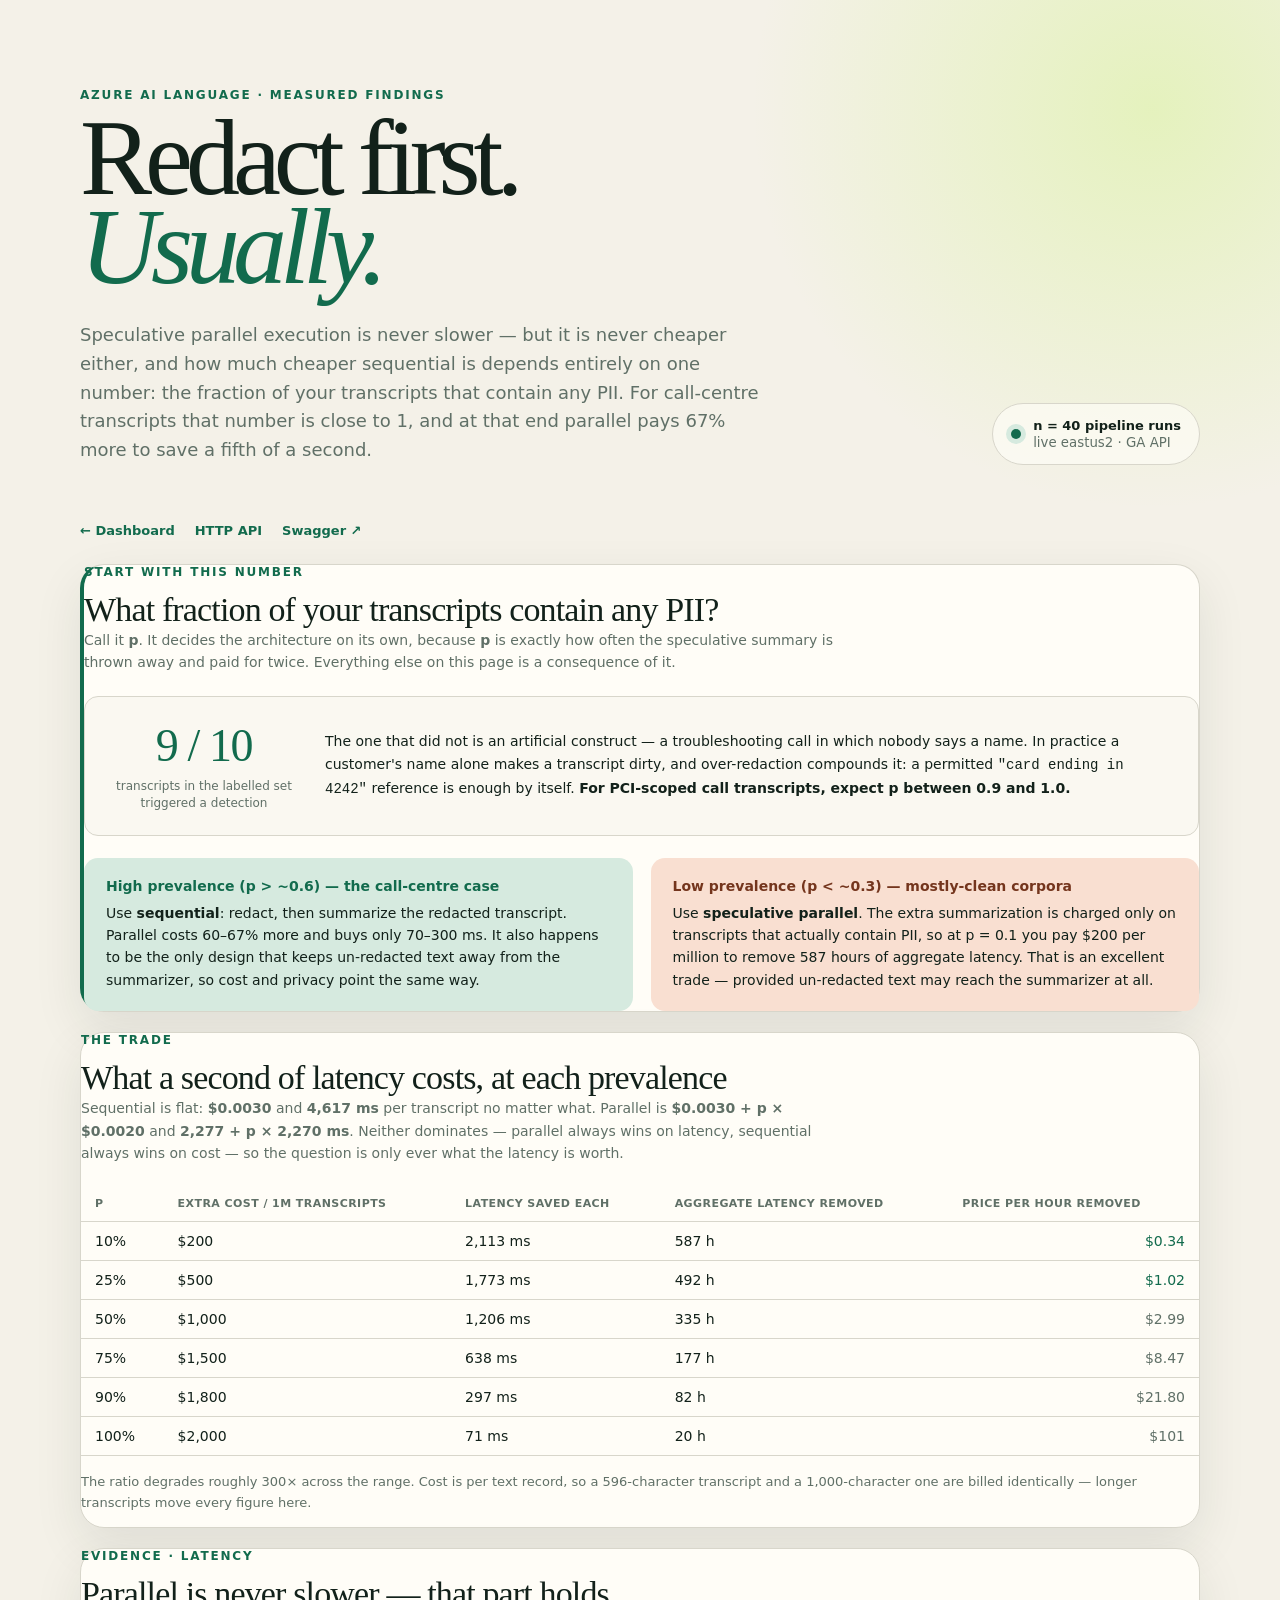
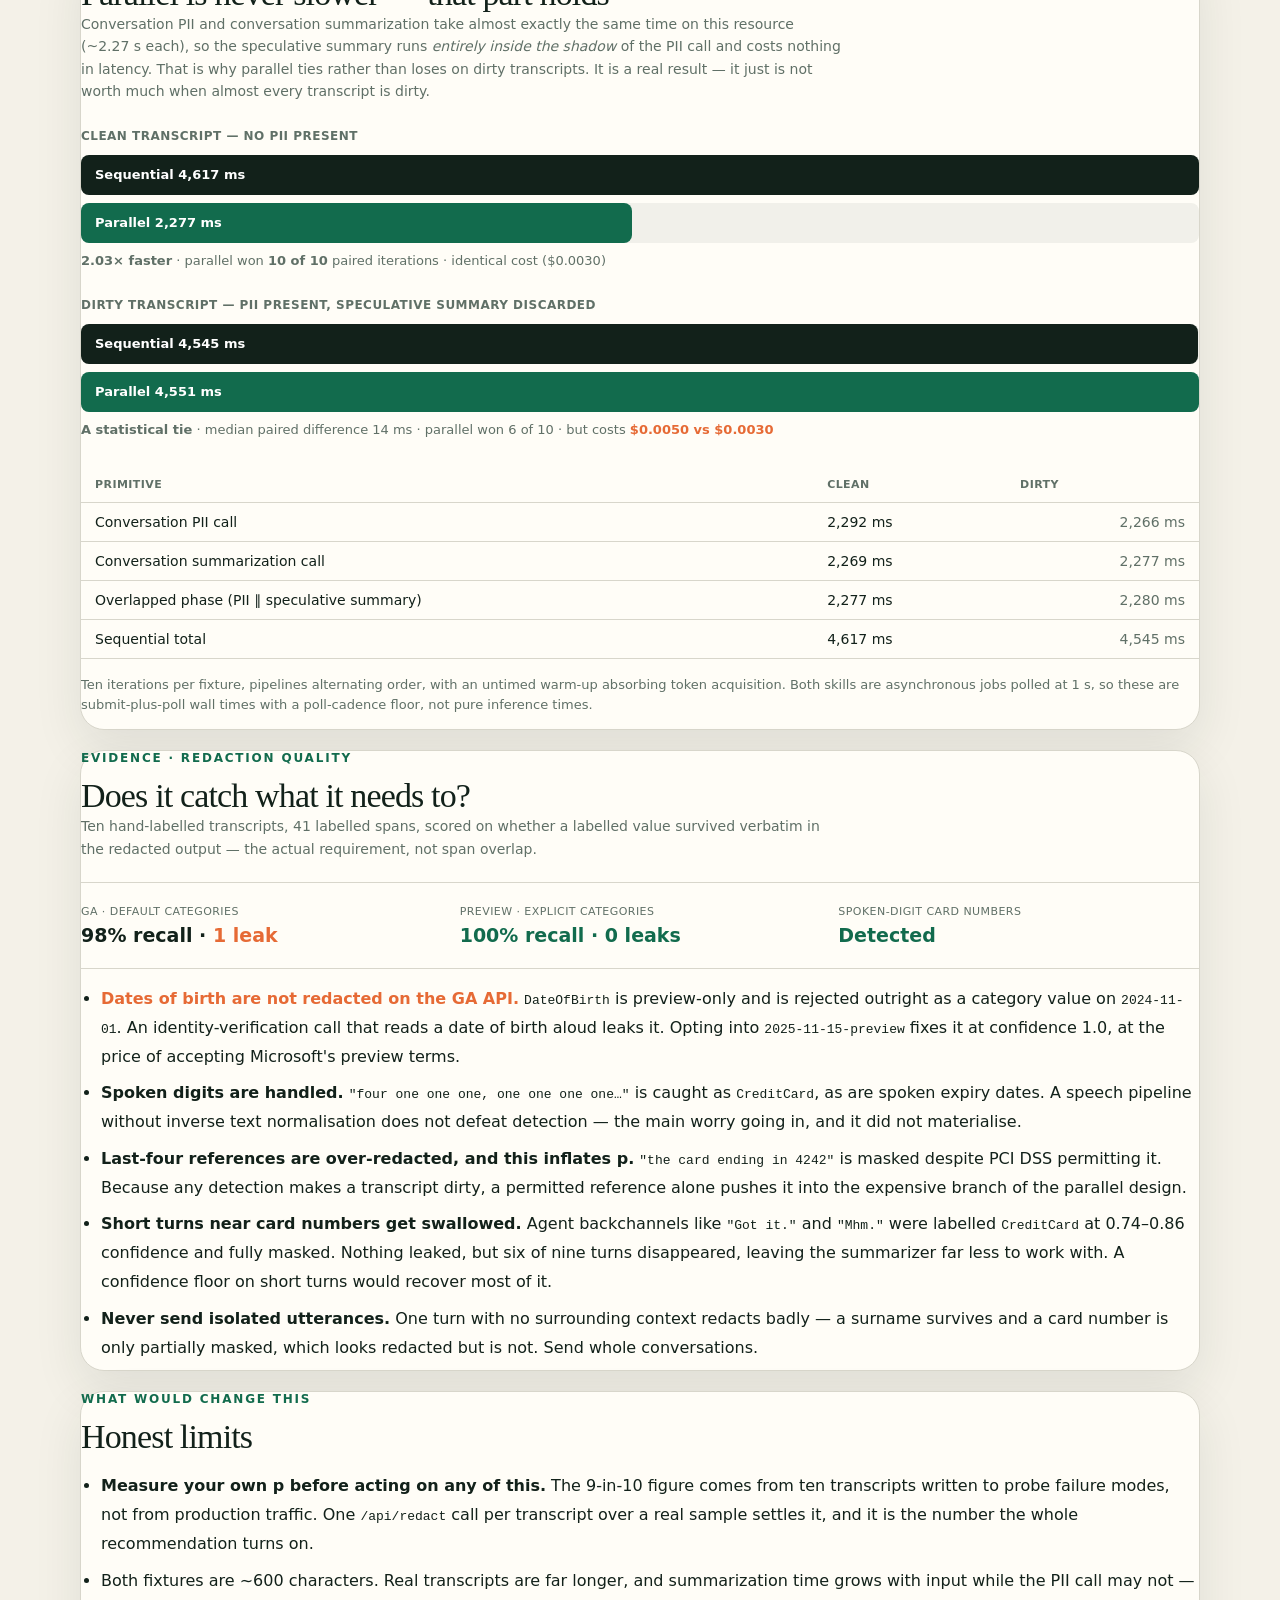
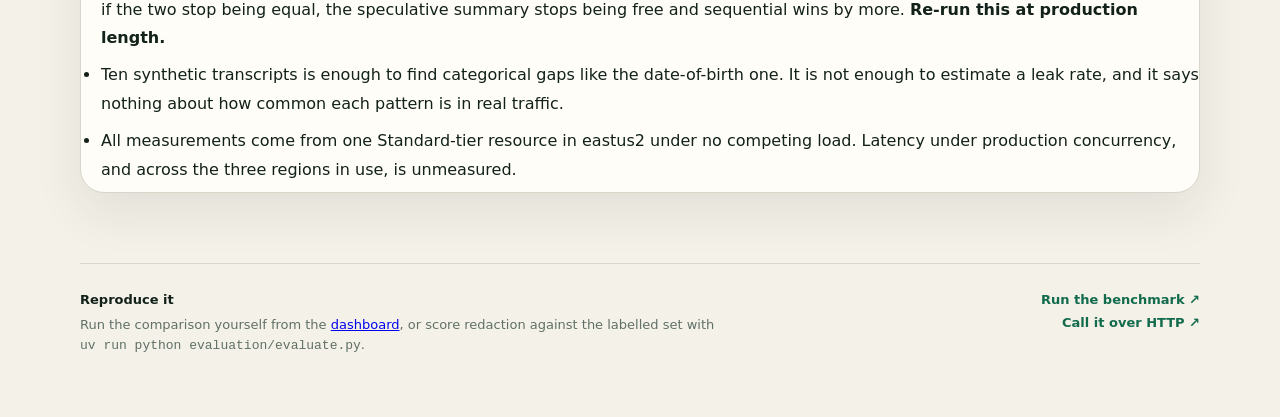
<file: static/analysis.html>
<!doctype html>
<html lang="en">
<head>
  <meta charset="utf-8">
  <meta name="viewport" content="width=device-width, initial-scale=1">
  <title>Findings · PII Pipeline Lab</title>
  <link rel="stylesheet" href="/static/styles.css">
</head>
<body>
  <main>
    <header class="hero">
      <div>
        <p class="eyebrow">Azure AI Language · Measured findings</p>
        <h1>Redact first.<br><span>Usually.</span></h1>
        <p class="lede">Speculative parallel execution is never slower — but it is never cheaper either, and how much cheaper sequential is depends entirely on one number: the fraction of your transcripts that contain any PII. For call-centre transcripts that number is close to 1, and at that end parallel pays 67% more to save a fifth of a second.</p>
      </div>
      <div class="hero-badge">
        <span class="pulse"></span>
        <div><strong>n = 40 pipeline runs</strong><small>live eastus2 · GA API</small></div>
      </div>
    </header>

    <nav class="page-nav">
      <a href="/">← Dashboard</a>
      <a href="/api-docs">HTTP API</a>
      <a href="/docs" target="_blank" rel="noreferrer">Swagger ↗</a>
    </nav>

    <section class="panel verdict-panel">
      <p class="step">START WITH THIS NUMBER</p>
      <h2>What fraction of your transcripts contain any PII?</h2>
      <p class="projection-lede">Call it <b>p</b>. It decides the architecture on its own, because <b>p</b> is exactly how often the speculative summary is thrown away and paid for twice. Everything else on this page is a consequence of it.</p>

      <div class="prevalence-callout">
        <div class="prevalence-figure"><strong>9 / 10</strong><span>transcripts in the labelled set triggered a detection</span></div>
        <p>The one that did not is an artificial construct — a troubleshooting call in which nobody says a name. In practice a customer's name alone makes a transcript dirty, and over-redaction compounds it: a permitted <code>"card ending in 4242"</code> reference is enough by itself. <b>For PCI-scoped call transcripts, expect p between 0.9 and 1.0.</b></p>
      </div>

      <div class="verdict-grid">
        <div class="verdict yes">
          <strong>High prevalence (p &gt; ~0.6) — the call-centre case</strong>
          <p>Use <b>sequential</b>: redact, then summarize the redacted transcript. Parallel costs 60–67% more and buys only 70–300&nbsp;ms. It also happens to be the only design that keeps un-redacted text away from the summarizer, so cost and privacy point the same way.</p>
        </div>
        <div class="verdict no">
          <strong>Low prevalence (p &lt; ~0.3) — mostly-clean corpora</strong>
          <p>Use <b>speculative parallel</b>. The extra summarization is charged only on transcripts that actually contain PII, so at p = 0.1 you pay $200 per million to remove 587 hours of aggregate latency. That is an excellent trade — provided un-redacted text may reach the summarizer at all.</p>
        </div>
      </div>
    </section>

    <section class="panel">
      <p class="step">THE TRADE</p>
      <h2>What a second of latency costs, at each prevalence</h2>
      <p class="projection-lede">Sequential is flat: <b>$0.0030</b> and <b>4,617&nbsp;ms</b> per transcript no matter what. Parallel is <b>$0.0030 + p × $0.0020</b> and <b>2,277 + p × 2,270&nbsp;ms</b>. Neither dominates — parallel always wins on latency, sequential always wins on cost — so the question is only ever what the latency is worth.</p>
      <div class="table-scroll">
        <table class="api-table">
          <thead><tr><th>p</th><th>Extra cost / 1M transcripts</th><th>Latency saved each</th><th>Aggregate latency removed</th><th>Price per hour removed</th></tr></thead>
          <tbody>
            <tr><td>10%</td><td>$200</td><td>2,113 ms</td><td>587 h</td><td class="good">$0.34</td></tr>
            <tr><td>25%</td><td>$500</td><td>1,773 ms</td><td>492 h</td><td class="good">$1.02</td></tr>
            <tr><td>50%</td><td>$1,000</td><td>1,206 ms</td><td>335 h</td><td>$2.99</td></tr>
            <tr><td>75%</td><td>$1,500</td><td>638 ms</td><td>177 h</td><td class="warn">$8.47</td></tr>
            <tr><td>90%</td><td>$1,800</td><td>297 ms</td><td>82 h</td><td class="warn">$21.80</td></tr>
            <tr><td>100%</td><td>$2,000</td><td>71 ms</td><td>20 h</td><td class="warn">$101</td></tr>
          </tbody>
        </table>
      </div>
      <p class="footnote">The ratio degrades roughly 300× across the range. Cost is per text record, so a 596-character transcript and a 1,000-character one are billed identically — longer transcripts move every figure here.</p>
    </section>

    <section class="panel">
      <p class="step">EVIDENCE · LATENCY</p>
      <h2>Parallel is never slower — that part holds</h2>
      <p class="projection-lede">Conversation PII and conversation summarization take almost exactly the same time on this resource (~2.27&nbsp;s each), so the speculative summary runs <em>entirely inside the shadow</em> of the PII call and costs nothing in latency. That is why parallel ties rather than loses on dirty transcripts. It is a real result — it just is not worth much when almost every transcript is dirty.</p>

      <div class="chart-block">
        <div class="chart-row-label">Clean transcript — no PII present</div>
        <div class="hbar"><div class="hbar-fill sequential" style="width:100%"><span>Sequential 4,617 ms</span></div></div>
        <div class="hbar"><div class="hbar-fill parallel" style="width:49.3%"><span>Parallel 2,277 ms</span></div></div>
        <p class="chart-note"><b>2.03× faster</b> · parallel won <b>10 of 10</b> paired iterations · identical cost ($0.0030)</p>
      </div>

      <div class="chart-block">
        <div class="chart-row-label">Dirty transcript — PII present, speculative summary discarded</div>
        <div class="hbar"><div class="hbar-fill sequential" style="width:99.9%"><span>Sequential 4,545 ms</span></div></div>
        <div class="hbar"><div class="hbar-fill parallel" style="width:100%"><span>Parallel 4,551 ms</span></div></div>
        <p class="chart-note"><b>A statistical tie</b> · median paired difference 14 ms · parallel won 6 of 10 · but costs <b class="warn">$0.0050 vs $0.0030</b></p>
      </div>

      <div class="table-scroll">
        <table class="api-table">
          <thead><tr><th>Primitive</th><th>Clean</th><th>Dirty</th></tr></thead>
          <tbody>
            <tr><td>Conversation PII call</td><td>2,292 ms</td><td>2,266 ms</td></tr>
            <tr><td>Conversation summarization call</td><td>2,269 ms</td><td>2,277 ms</td></tr>
            <tr><td>Overlapped phase (PII ∥ speculative summary)</td><td>2,277 ms</td><td>2,280 ms</td></tr>
            <tr><td>Sequential total</td><td>4,617 ms</td><td>4,545 ms</td></tr>
          </tbody>
        </table>
      </div>
      <p class="footnote">Ten iterations per fixture, pipelines alternating order, with an untimed warm-up absorbing token acquisition. Both skills are asynchronous jobs polled at 1&nbsp;s, so these are submit-plus-poll wall times with a poll-cadence floor, not pure inference times.</p>
    </section>

    <section class="panel">
      <p class="step">EVIDENCE · REDACTION QUALITY</p>
      <h2>Does it catch what it needs to?</h2>
      <p class="projection-lede">Ten hand-labelled transcripts, 41 labelled spans, scored on whether a labelled value survived verbatim in the redacted output — the actual requirement, not span overlap.</p>
      <div class="projection-grid">
        <div><span>GA · default categories</span><strong>98% recall · <b class="warn">1 leak</b></strong></div>
        <div><span>Preview · explicit categories</span><strong class="good">100% recall · 0 leaks</strong></div>
        <div><span>Spoken-digit card numbers</span><strong class="good">Detected</strong></div>
      </div>

      <ul class="plain-list">
        <li><strong class="warn">Dates of birth are not redacted on the GA API.</strong> <code>DateOfBirth</code> is preview-only and is rejected outright as a category value on <code>2024-11-01</code>. An identity-verification call that reads a date of birth aloud leaks it. Opting into <code>2025-11-15-preview</code> fixes it at confidence 1.0, at the price of accepting Microsoft's preview terms.</li>
        <li><strong>Spoken digits are handled.</strong> <code>"four one one one, one one one one…"</code> is caught as <code>CreditCard</code>, as are spoken expiry dates. A speech pipeline without inverse text normalisation does not defeat detection — the main worry going in, and it did not materialise.</li>
        <li><strong>Last-four references are over-redacted, and this inflates p.</strong> <code>"the card ending in 4242"</code> is masked despite PCI DSS permitting it. Because any detection makes a transcript dirty, a permitted reference alone pushes it into the expensive branch of the parallel design.</li>
        <li><strong>Short turns near card numbers get swallowed.</strong> Agent backchannels like <code>"Got it."</code> and <code>"Mhm."</code> were labelled <code>CreditCard</code> at 0.74–0.86 confidence and fully masked. Nothing leaked, but six of nine turns disappeared, leaving the summarizer far less to work with. A confidence floor on short turns would recover most of it.</li>
        <li><strong>Never send isolated utterances.</strong> One turn with no surrounding context redacts badly — a surname survives and a card number is only partially masked, which looks redacted but is not. Send whole conversations.</li>
      </ul>
    </section>

    <section class="panel">
      <p class="step">WHAT WOULD CHANGE THIS</p>
      <h2>Honest limits</h2>
      <ul class="plain-list">
        <li><strong>Measure your own p before acting on any of this.</strong> The 9-in-10 figure comes from ten transcripts written to probe failure modes, not from production traffic. One <code>/api/redact</code> call per transcript over a real sample settles it, and it is the number the whole recommendation turns on.</li>
        <li>Both fixtures are ~600 characters. Real transcripts are far longer, and summarization time grows with input while the PII call may not — if the two stop being equal, the speculative summary stops being free and sequential wins by more. <b>Re-run this at production length.</b></li>
        <li>Ten synthetic transcripts is enough to find categorical gaps like the date-of-birth one. It is not enough to estimate a leak rate, and it says nothing about how common each pattern is in real traffic.</li>
        <li>All measurements come from one Standard-tier resource in eastus2 under no competing load. Latency under production concurrency, and across the three regions in use, is unmeasured.</li>
      </ul>
    </section>

    <footer>
      <div>
        <strong>Reproduce it</strong>
        <p>Run the comparison yourself from the <a href="/">dashboard</a>, or score redaction against the labelled set with <code>uv run python evaluation/evaluate.py</code>.</p>
      </div>
      <div class="source-links">
        <a href="/">Run the benchmark ↗</a>
        <a href="/api-docs">Call it over HTTP ↗</a>
      </div>
    </footer>
  </main>
</body>
</html>
</file>
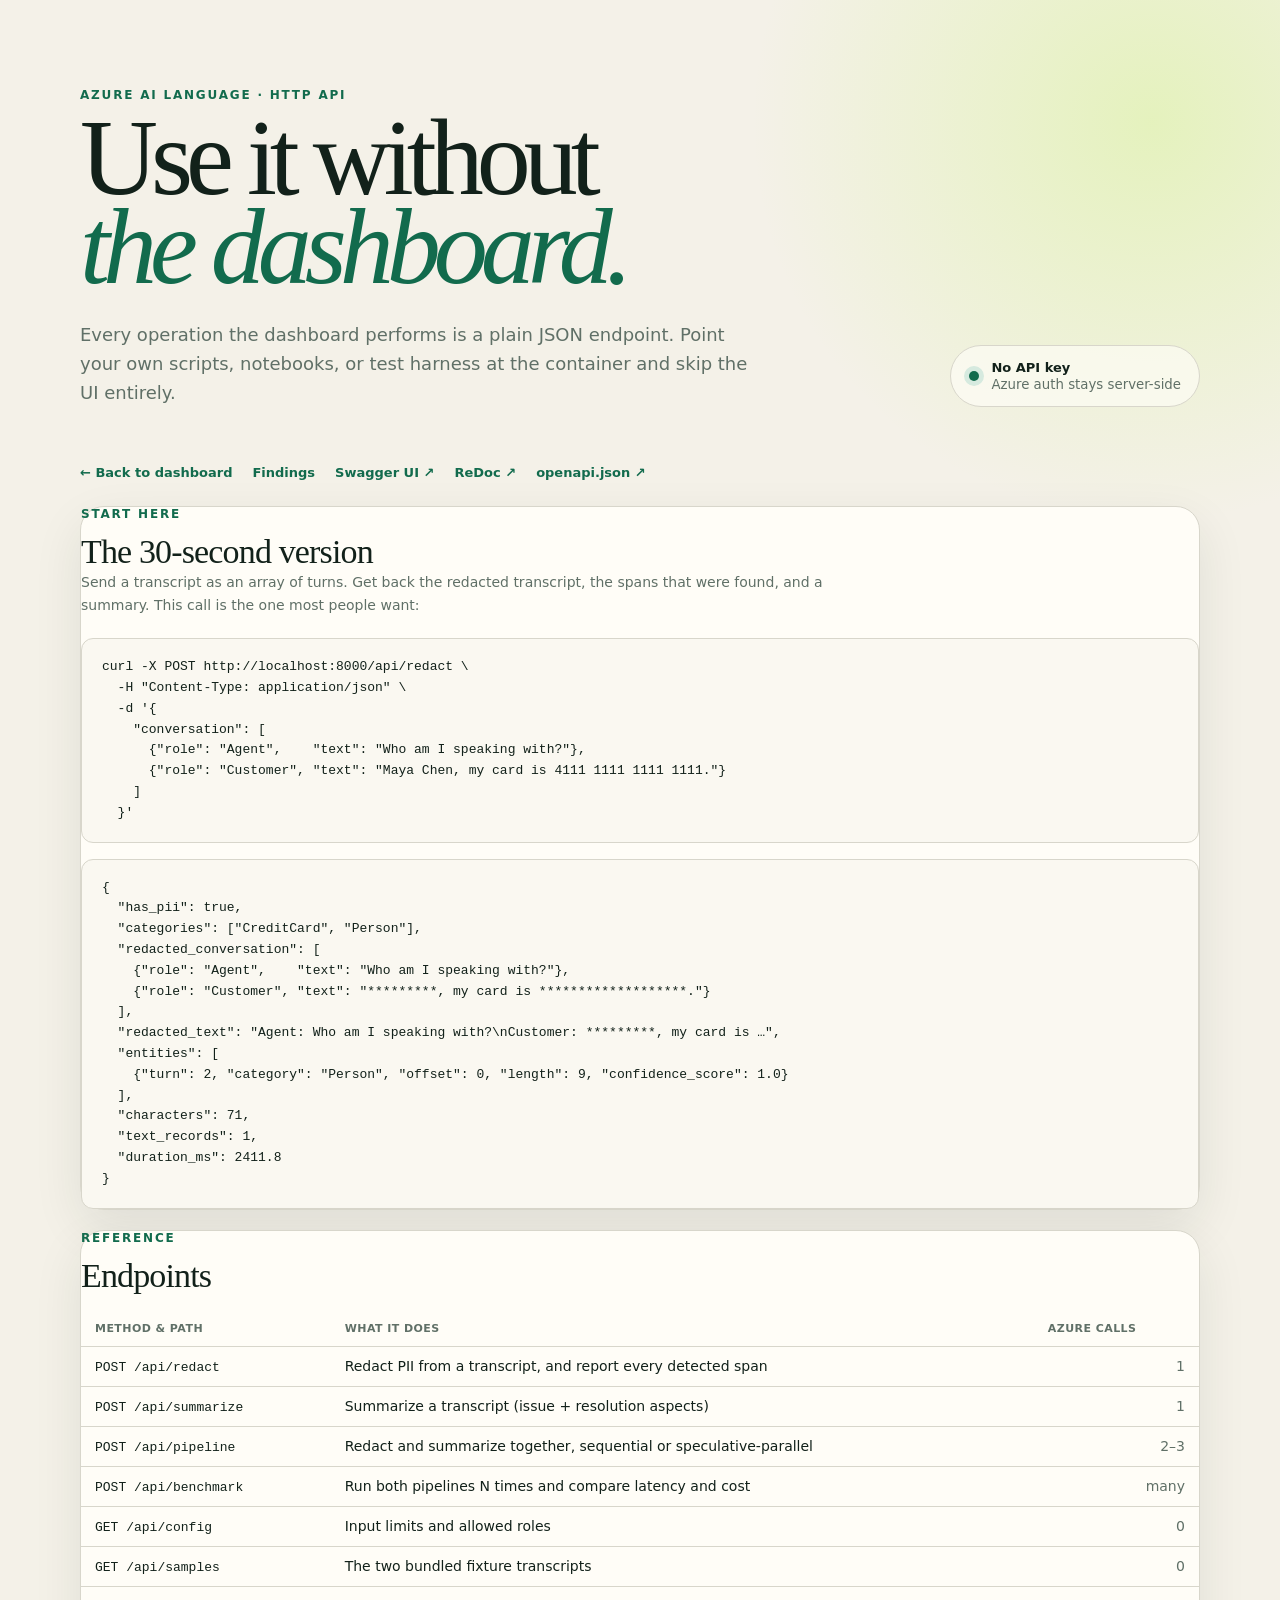
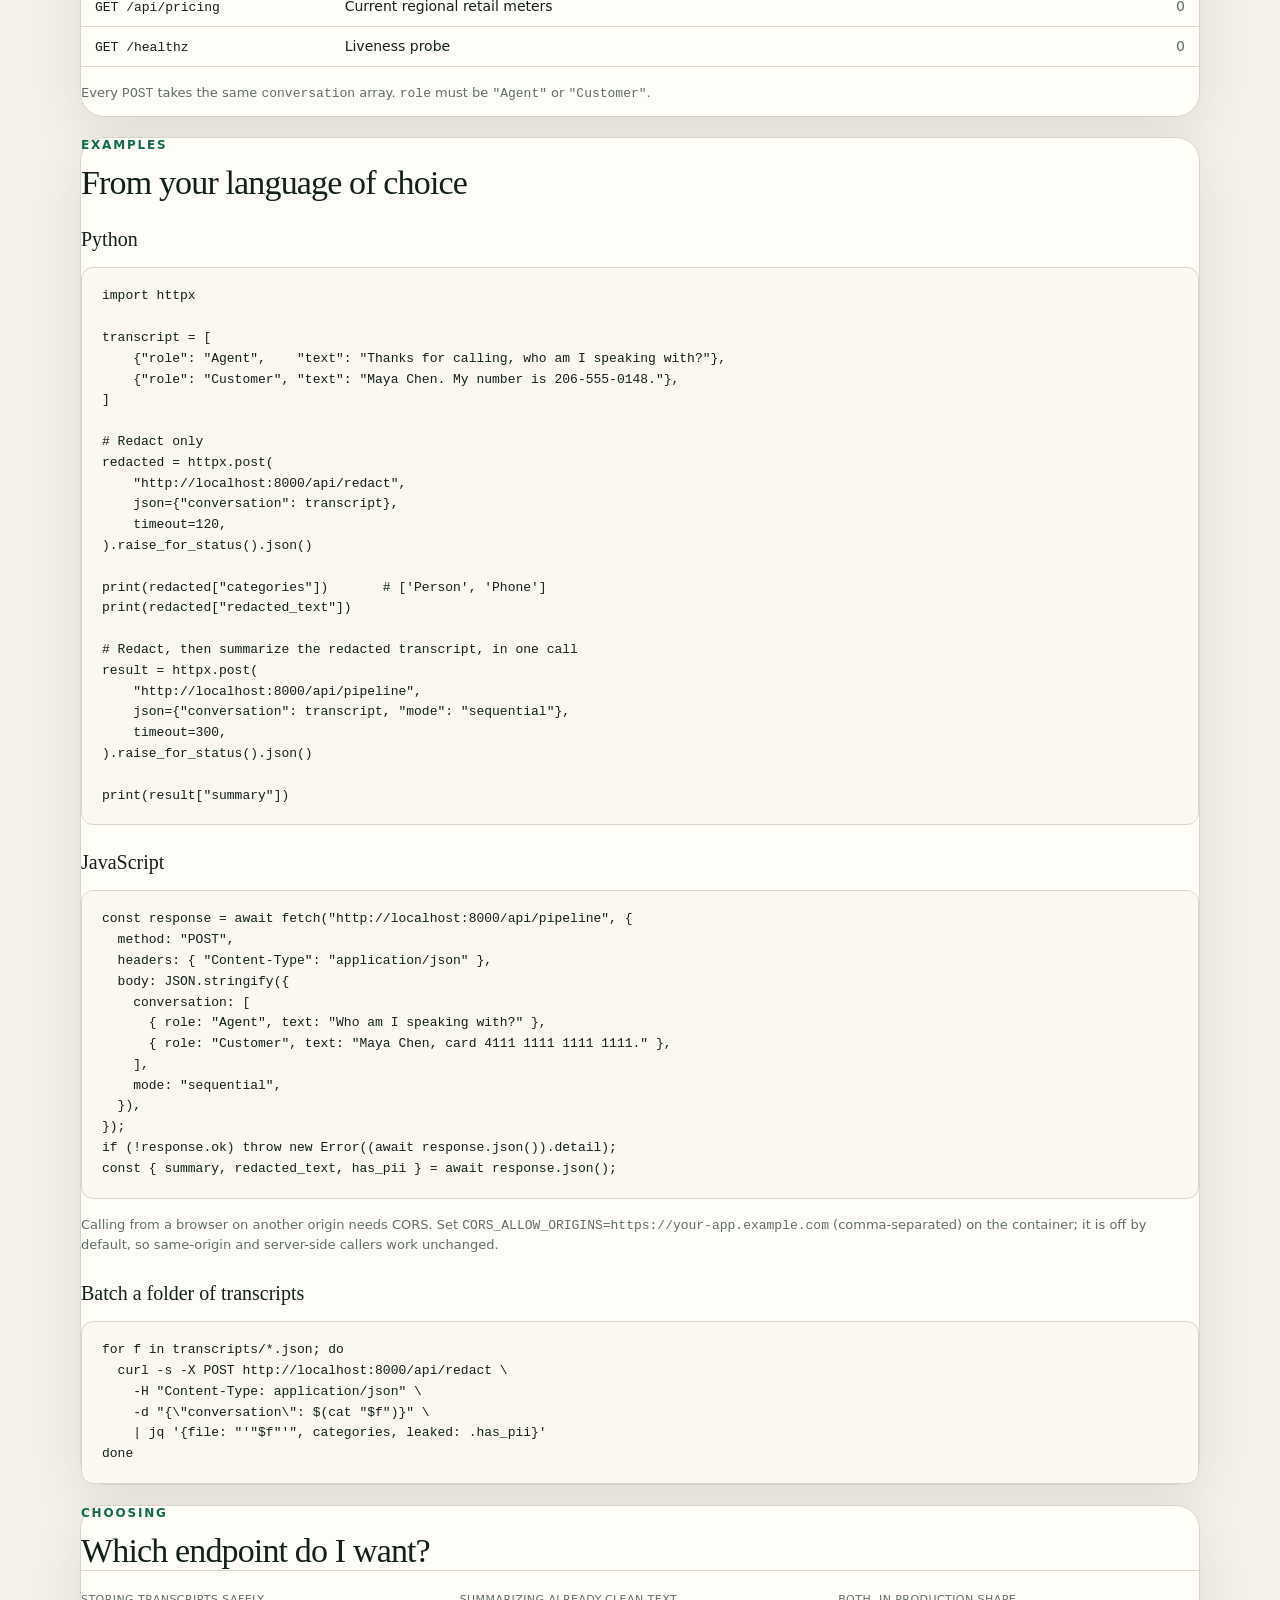
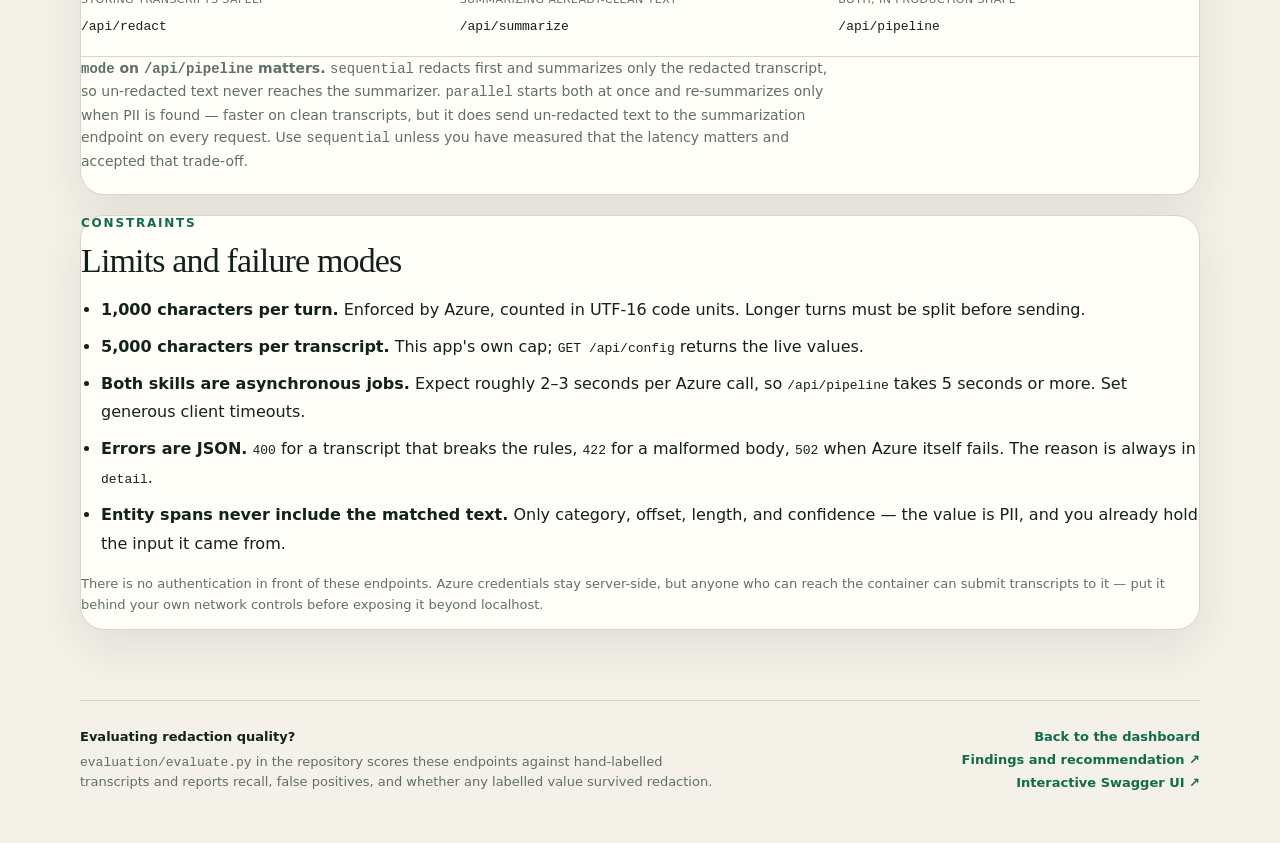
<file: static/api.html>
<!doctype html>
<html lang="en">
<head>
  <meta charset="utf-8">
  <meta name="viewport" content="width=device-width, initial-scale=1">
  <title>API · PII Pipeline Lab</title>
  <link rel="stylesheet" href="/static/styles.css">
</head>
<body>
  <main>
    <header class="hero">
      <div>
        <p class="eyebrow">Azure AI Language · HTTP API</p>
        <h1>Use it without<br><span>the dashboard.</span></h1>
        <p class="lede">Every operation the dashboard performs is a plain JSON endpoint. Point your own scripts, notebooks, or test harness at the container and skip the UI entirely.</p>
      </div>
      <div class="hero-badge">
        <span class="pulse"></span>
        <div><strong>No API key</strong><small>Azure auth stays server-side</small></div>
      </div>
    </header>

    <nav class="page-nav">
      <a href="/">← Back to dashboard</a>
      <a href="/analysis">Findings</a>
      <a href="/docs" target="_blank" rel="noreferrer">Swagger UI ↗</a>
      <a href="/redoc" target="_blank" rel="noreferrer">ReDoc ↗</a>
      <a href="/openapi.json" target="_blank" rel="noreferrer">openapi.json ↗</a>
    </nav>

    <section class="panel">
      <p class="step">START HERE</p>
      <h2>The 30-second version</h2>
      <p class="projection-lede">Send a transcript as an array of turns. Get back the redacted transcript, the spans that were found, and a summary. This call is the one most people want:</p>
      <pre class="code"><code>curl -X POST http://localhost:8000/api/redact \
  -H "Content-Type: application/json" \
  -d '{
    "conversation": [
      {"role": "Agent",    "text": "Who am I speaking with?"},
      {"role": "Customer", "text": "Maya Chen, my card is 4111 1111 1111 1111."}
    ]
  }'</code></pre>
      <pre class="code"><code>{
  "has_pii": true,
  "categories": ["CreditCard", "Person"],
  "redacted_conversation": [
    {"role": "Agent",    "text": "Who am I speaking with?"},
    {"role": "Customer", "text": "*********, my card is *******************."}
  ],
  "redacted_text": "Agent: Who am I speaking with?\nCustomer: *********, my card is …",
  "entities": [
    {"turn": 2, "category": "Person", "offset": 0, "length": 9, "confidence_score": 1.0}
  ],
  "characters": 71,
  "text_records": 1,
  "duration_ms": 2411.8
}</code></pre>
    </section>

    <section class="panel">
      <p class="step">REFERENCE</p>
      <h2>Endpoints</h2>
      <div class="table-scroll">
        <table class="api-table">
          <thead><tr><th>Method &amp; path</th><th>What it does</th><th>Azure calls</th></tr></thead>
          <tbody>
            <tr><td><code>POST /api/redact</code></td><td>Redact PII from a transcript, and report every detected span</td><td>1</td></tr>
            <tr><td><code>POST /api/summarize</code></td><td>Summarize a transcript (issue + resolution aspects)</td><td>1</td></tr>
            <tr><td><code>POST /api/pipeline</code></td><td>Redact and summarize together, sequential or speculative-parallel</td><td>2–3</td></tr>
            <tr><td><code>POST /api/benchmark</code></td><td>Run both pipelines N times and compare latency and cost</td><td>many</td></tr>
            <tr><td><code>GET /api/config</code></td><td>Input limits and allowed roles</td><td>0</td></tr>
            <tr><td><code>GET /api/samples</code></td><td>The two bundled fixture transcripts</td><td>0</td></tr>
            <tr><td><code>GET /api/pricing</code></td><td>Current regional retail meters</td><td>0</td></tr>
            <tr><td><code>GET /healthz</code></td><td>Liveness probe</td><td>0</td></tr>
          </tbody>
        </table>
      </div>
      <p class="footnote">Every <code>POST</code> takes the same <code>conversation</code> array. <code>role</code> must be <code>"Agent"</code> or <code>"Customer"</code>.</p>
    </section>

    <section class="panel">
      <p class="step">EXAMPLES</p>
      <h2>From your language of choice</h2>

      <h3>Python</h3>
      <pre class="code"><code>import httpx

transcript = [
    {"role": "Agent",    "text": "Thanks for calling, who am I speaking with?"},
    {"role": "Customer", "text": "Maya Chen. My number is 206-555-0148."},
]

# Redact only
redacted = httpx.post(
    "http://localhost:8000/api/redact",
    json={"conversation": transcript},
    timeout=120,
).raise_for_status().json()

print(redacted["categories"])       # ['Person', 'Phone']
print(redacted["redacted_text"])

# Redact, then summarize the redacted transcript, in one call
result = httpx.post(
    "http://localhost:8000/api/pipeline",
    json={"conversation": transcript, "mode": "sequential"},
    timeout=300,
).raise_for_status().json()

print(result["summary"])</code></pre>

      <h3>JavaScript</h3>
      <pre class="code"><code>const response = await fetch("http://localhost:8000/api/pipeline", {
  method: "POST",
  headers: { "Content-Type": "application/json" },
  body: JSON.stringify({
    conversation: [
      { role: "Agent", text: "Who am I speaking with?" },
      { role: "Customer", text: "Maya Chen, card 4111 1111 1111 1111." },
    ],
    mode: "sequential",
  }),
});
if (!response.ok) throw new Error((await response.json()).detail);
const { summary, redacted_text, has_pii } = await response.json();</code></pre>
      <p class="footnote">Calling from a browser on another origin needs CORS. Set <code>CORS_ALLOW_ORIGINS=https://your-app.example.com</code> (comma-separated) on the container; it is off by default, so same-origin and server-side callers work unchanged.</p>

      <h3>Batch a folder of transcripts</h3>
      <pre class="code"><code>for f in transcripts/*.json; do
  curl -s -X POST http://localhost:8000/api/redact \
    -H "Content-Type: application/json" \
    -d "{\"conversation\": $(cat "$f")}" \
    | jq '{file: "'"$f"'", categories, leaked: .has_pii}'
done</code></pre>
    </section>

    <section class="panel">
      <p class="step">CHOOSING</p>
      <h2>Which endpoint do I want?</h2>
      <div class="projection-grid">
        <div><span>Storing transcripts safely</span><strong><code>/api/redact</code></strong></div>
        <div><span>Summarizing already-clean text</span><strong><code>/api/summarize</code></strong></div>
        <div><span>Both, in production shape</span><strong><code>/api/pipeline</code></strong></div>
      </div>
      <p class="projection-lede"><strong><code>mode</code> on <code>/api/pipeline</code> matters.</strong> <code>sequential</code> redacts first and summarizes only the redacted transcript, so un-redacted text never reaches the summarizer. <code>parallel</code> starts both at once and re-summarizes only when PII is found — faster on clean transcripts, but it does send un-redacted text to the summarization endpoint on every request. Use <code>sequential</code> unless you have measured that the latency matters and accepted that trade-off.</p>
    </section>

    <section class="panel">
      <p class="step">CONSTRAINTS</p>
      <h2>Limits and failure modes</h2>
      <ul class="plain-list">
        <li><strong>1,000 characters per turn.</strong> Enforced by Azure, counted in UTF-16 code units. Longer turns must be split before sending.</li>
        <li><strong>5,000 characters per transcript.</strong> This app's own cap; <code>GET /api/config</code> returns the live values.</li>
        <li><strong>Both skills are asynchronous jobs.</strong> Expect roughly 2–3 seconds per Azure call, so <code>/api/pipeline</code> takes 5 seconds or more. Set generous client timeouts.</li>
        <li><strong>Errors are JSON.</strong> <code>400</code> for a transcript that breaks the rules, <code>422</code> for a malformed body, <code>502</code> when Azure itself fails. The reason is always in <code>detail</code>.</li>
        <li><strong>Entity spans never include the matched text.</strong> Only category, offset, length, and confidence — the value is PII, and you already hold the input it came from.</li>
      </ul>
      <p class="footnote">There is no authentication in front of these endpoints. Azure credentials stay server-side, but anyone who can reach the container can submit transcripts to it — put it behind your own network controls before exposing it beyond localhost.</p>
    </section>

    <footer>
      <div>
        <strong>Evaluating redaction quality?</strong>
        <p><code>evaluation/evaluate.py</code> in the repository scores these endpoints against hand-labelled transcripts and reports recall, false positives, and whether any labelled value survived redaction.</p>
      </div>
      <div class="source-links">
        <a href="/">Back to the dashboard</a>
        <a href="/analysis">Findings and recommendation ↗</a>
        <a href="/docs" target="_blank" rel="noreferrer">Interactive Swagger UI ↗</a>
      </div>
    </footer>
  </main>
</body>
</html>
</file>
<file: static/styles.css>
:root {
  --ink: #12211a;
  --muted: #607067;
  --paper: #f4f1e8;
  --panel: #fffdf7;
  --line: #d8d6cb;
  --green: #126b4d;
  --green-soft: #d6eadf;
  --lime: #c7f36b;
  --orange: #e66a35;
  --orange-soft: #f9dfd1;
  --shadow: 0 18px 50px rgba(24, 45, 34, .09);
}

* { box-sizing: border-box; }
body {
  margin: 0;
  color: var(--ink);
  background:
    radial-gradient(circle at 90% 3%, rgba(199, 243, 107, .34), transparent 25rem),
    var(--paper);
  font-family: Inter, ui-sans-serif, system-ui, -apple-system, BlinkMacSystemFont, "Segoe UI", sans-serif;
}
main { width: min(1120px, calc(100% - 40px)); margin: 0 auto; }
.hero {
  display: grid;
  grid-template-columns: 1fr auto;
  align-items: end;
  gap: 32px;
  padding: 88px 0 58px;
}
.eyebrow, .step {
  margin: 0 0 12px;
  color: var(--green);
  font-size: 12px;
  font-weight: 800;
  letter-spacing: .15em;
  text-transform: uppercase;
}
h1 {
  max-width: 760px;
  margin: 0;
  font-family: Georgia, "Times New Roman", serif;
  font-size: clamp(56px, 9vw, 108px);
  font-weight: 500;
  letter-spacing: -.065em;
  line-height: .82;
}
h1 span { color: var(--green); font-style: italic; }
.lede { max-width: 690px; margin: 30px 0 0; color: var(--muted); font-size: 18px; line-height: 1.6; }
.hero-badge {
  display: flex;
  gap: 12px;
  align-items: center;
  padding: 14px 18px;
  border: 1px solid var(--line);
  border-radius: 100px;
  background: rgba(255, 253, 247, .65);
  white-space: nowrap;
}
.hero-badge strong, .hero-badge small { display: block; }
.hero-badge strong { font-size: 13px; }
.hero-badge small { margin-top: 2px; color: var(--muted); }
.pulse { width: 10px; height: 10px; border-radius: 50%; background: var(--green); box-shadow: 0 0 0 5px var(--green-soft); }
.panel {
  border: 1px solid var(--line);
  border-radius: 24px;
  background: var(--panel);
  box-shadow: var(--shadow);
}
.input-panel { padding: 34px; }
.section-heading { display: flex; justify-content: space-between; gap: 24px; align-items: end; }
h2 { margin: 0; font-family: Georgia, serif; font-size: 34px; font-weight: 500; letter-spacing: -.025em; }
.character-count { color: var(--muted); font-size: 13px; }
.source-tabs { display: flex; gap: 8px; margin: 30px 0 14px; }
.source-tab {
  padding: 10px 16px;
  border: 1px solid var(--line);
  border-radius: 99px;
  color: var(--muted);
  background: transparent;
  cursor: pointer;
  font-weight: 700;
}
.source-tab.active { color: white; border-color: var(--green); background: var(--green); }
.turn-editor {
  display: flex;
  flex-direction: column;
  gap: 10px;
  padding: 18px;
  border: 1px solid var(--line);
  border-radius: 15px;
  background: #faf8f1;
}
.turn-row {
  display: grid;
  grid-template-columns: auto 1fr auto auto;
  align-items: center;
  gap: 10px;
}
.turn-role {
  padding: 10px 12px;
  border: 1px solid var(--line);
  border-radius: 10px;
  color: var(--ink);
  background: var(--panel);
  font: 600 13px/1.2 Inter, ui-sans-serif, system-ui, sans-serif;
}
.turn-text {
  width: 100%;
  padding: 11px 14px;
  border: 1px solid var(--line);
  border-radius: 10px;
  outline: none;
  color: var(--ink);
  background: var(--panel);
  font: 14px/1.5 ui-monospace, SFMono-Regular, Menlo, monospace;
}
.turn-text:focus { border-color: var(--green); box-shadow: 0 0 0 3px var(--green-soft); }
.turn-count { min-width: 84px; color: var(--muted); font-size: 12px; text-align: right; font-variant-numeric: tabular-nums; }
.over-limit { color: var(--orange); font-weight: 700; }
.turn-remove {
  width: 30px;
  height: 30px;
  border: 1px solid var(--line);
  border-radius: 50%;
  color: var(--muted);
  background: var(--panel);
  font-size: 16px;
  line-height: 1;
  cursor: pointer;
}
.turn-remove:hover:not(:disabled) { color: var(--orange); border-color: var(--orange); }
.turn-remove:disabled { opacity: .35; cursor: default; }
.add-turn {
  align-self: flex-start;
  margin-top: 12px;
  padding: 10px 16px;
  border: 1px dashed var(--line);
  border-radius: 10px;
  color: var(--green);
  background: transparent;
  font: 700 13px/1.2 Inter, ui-sans-serif, system-ui, sans-serif;
  cursor: pointer;
}
.add-turn:hover { border-color: var(--green); background: var(--green-soft); }
.transcript { white-space: pre-line; }
.input-footer { display: flex; align-items: center; justify-content: space-between; gap: 18px; margin-top: 18px; }
.input-footer p { margin: 0; color: var(--muted); font-size: 13px; }
.run-button {
  display: flex;
  align-items: center;
  gap: 28px;
  padding: 14px 16px 14px 22px;
  border: 0;
  border-radius: 12px;
  color: white;
  background: var(--ink);
  cursor: pointer;
  font-weight: 800;
}
.run-button:hover { background: var(--green); }
.run-button:disabled { cursor: wait; opacity: .65; }
.arrow { display: grid; width: 28px; height: 28px; place-items: center; border-radius: 8px; color: var(--ink); background: var(--lime); }
.privacy-note {
  display: grid;
  grid-template-columns: 220px 1fr;
  gap: 30px;
  margin: 20px 0 70px;
  padding: 22px 28px;
  border-left: 4px solid var(--orange);
  color: #74351d;
  background: var(--orange-soft);
}
.privacy-note p { margin: 0; line-height: 1.55; }
.status { min-height: 24px; margin: -48px 0 30px; color: var(--green); font-weight: 700; }
.status.error { color: #a12f28; }
.hidden { display: none; }
.results-heading { margin-bottom: 24px; }
.speedup-badge { padding: 10px 16px; border-radius: 99px; color: var(--green); background: var(--green-soft); font-weight: 800; }
.comparison-grid, .detail-grid, .summary-grid { display: grid; grid-template-columns: 1fr 1fr; gap: 20px; }
.result-card { padding: 30px; border-radius: 24px; color: white; box-shadow: var(--shadow); }
.result-card.sequential { background: var(--ink); }
.result-card.parallel { color: var(--ink); background: var(--lime); }
.card-label { display: flex; gap: 10px; align-items: center; font-weight: 800; }
.card-label span { display: grid; width: 28px; height: 28px; place-items: center; border: 1px solid currentColor; border-radius: 50%; }
.pipeline-flow { margin: 12px 0 38px; opacity: .68; font: 13px ui-monospace, monospace; }
.metric strong { display: block; font-family: Georgia, serif; font-size: 55px; font-weight: 500; letter-spacing: -.04em; }
.metric span { opacity: .7; font-size: 13px; }
.bar-track { height: 9px; margin: 22px 0 30px; overflow: hidden; border-radius: 10px; background: rgba(255,255,255,.17); }
.parallel .bar-track { background: rgba(18,33,26,.13); }
.bar { width: 0; height: 100%; border-radius: inherit; background: var(--lime); transition: width .8s ease; }
.parallel .bar { background: var(--green); }
.card-stats { display: grid; grid-template-columns: repeat(2, 1fr); gap: 14px; padding-top: 22px; border-top: 1px solid rgba(255,255,255,.2); }
.parallel .card-stats { border-color: rgba(18,33,26,.15); }
.card-stats span, .card-stats strong { display: block; }
.card-stats span { margin-bottom: 5px; opacity: .65; font-size: 11px; text-transform: uppercase; }
.card-stats strong { font-size: 16px; }
.iteration-control { display: flex; align-items: center; gap: 8px; color: var(--muted); font-size: 13px; font-weight: 700; }
.iteration-control input { width: 62px; padding: 8px 10px; border: 1px solid var(--line); border-radius: 8px; background: var(--panel); color: var(--ink); font: inherit; }

.projection-panel { margin-top: 20px; padding: 28px; box-shadow: none; }
.projection-lede { max-width: 760px; margin: 0 0 22px; color: var(--muted); font-size: 14px; line-height: 1.6; }
.prevalence-control { display: grid; grid-template-columns: auto 1fr auto; align-items: center; gap: 16px; margin-bottom: 24px; }
.prevalence-control > span { font-size: 12px; font-weight: 800; text-transform: uppercase; letter-spacing: .04em; color: var(--muted); }
.prevalence-control input { width: 100%; accent-color: var(--green); }
.prevalence-control output { min-width: 56px; font-size: 20px; font-weight: 800; text-align: right; font-variant-numeric: tabular-nums; }
.projection-grid { display: grid; grid-template-columns: repeat(3, 1fr); gap: 18px; padding: 22px 0; border-top: 1px solid var(--line); border-bottom: 1px solid var(--line); }
.projection-grid span { display: block; margin-bottom: 6px; font-size: 11px; text-transform: uppercase; letter-spacing: .04em; color: var(--muted); }
.projection-grid strong { font-size: 19px; font-variant-numeric: tabular-nums; }
.projection-grid strong.negative { color: var(--orange); }
.chart-legend { display: flex; align-items: center; gap: 18px; margin-top: 24px; font-size: 12px; font-weight: 700; }
.chart-legend span { display: inline-flex; align-items: center; gap: 7px; }
.chart-legend small { margin-left: auto; color: var(--muted); font-weight: 400; }
.swatch { width: 11px; height: 11px; border-radius: 3px; }
.swatch.sequential { background: var(--green); }
.swatch.parallel { background: var(--lime); }
.projection-chart { display: flex; align-items: flex-end; gap: 5px; height: 170px; margin-top: 12px; }
.chart-column { display: flex; flex: 1; flex-direction: column; align-items: center; gap: 6px; height: 100%; }
.chart-stack { display: flex; align-items: flex-end; gap: 2px; width: 100%; height: 100%; }
.chart-bar { flex: 1; min-height: 2px; border-radius: 3px 3px 0 0; }
.chart-bar.sequential { background: var(--green); }
.chart-bar.parallel { background: var(--lime); }
.chart-column small { color: var(--muted); font-size: 10px; font-variant-numeric: tabular-nums; }

.detail-grid, .summary-grid { margin-top: 20px; }
.detail-panel, .summary-panel, .redacted-panel { padding: 28px; box-shadow: none; }
.timing-row { display: grid; grid-template-columns: 1fr auto; gap: 12px; padding: 12px 0; border-bottom: 1px solid var(--line); }
.timing-row:last-child { border: 0; }
.timing-row span { color: var(--muted); }
.outcome-pill { display: inline-block; margin-bottom: 16px; padding: 8px 12px; border-radius: 8px; color: #74351d; background: var(--orange-soft); font-weight: 800; }
.outcome-pill.safe { color: var(--green); background: var(--green-soft); }
.detail-panel p:last-child, .summary-panel p:last-child, .redacted-panel p:last-child { margin-bottom: 0; line-height: 1.65; }
.redacted-panel { margin-top: 20px; overflow-wrap: anywhere; }
footer {
  display: grid;
  grid-template-columns: 1fr auto;
  gap: 32px;
  margin: 70px 0 35px;
  padding: 28px 0;
  border-top: 1px solid var(--line);
  color: var(--muted);
  font-size: 13px;
}
footer strong { color: var(--ink); }
footer p { max-width: 650px; margin: 8px 0 0; line-height: 1.5; }
.source-links { display: flex; flex-direction: column; gap: 8px; align-items: end; }
.source-links a { color: var(--green); font-weight: 700; text-decoration: none; }
.meter-note { grid-column: 1 / -1; font-family: ui-monospace, monospace; }
@media (max-width: 760px) {
  main { width: min(100% - 24px, 1120px); }
  .hero { grid-template-columns: 1fr; padding-top: 55px; }
  .hero-badge { width: fit-content; }
  .section-heading, .input-footer { align-items: start; flex-direction: column; }
  .run-button { width: 100%; justify-content: space-between; }
  .privacy-note { grid-template-columns: 1fr; gap: 8px; }
  .comparison-grid, .detail-grid, .summary-grid { grid-template-columns: 1fr; }
  .card-stats { gap: 8px; }
  .iteration-control { width: 100%; justify-content: space-between; }
  .turn-row { grid-template-columns: auto 1fr auto; }
  .turn-text { grid-column: 1 / -1; grid-row: 2; }
  .turn-count { min-width: 0; }
  .prevalence-control { grid-template-columns: 1fr auto; }
  .prevalence-control input { grid-column: 1 / -1; }
  .projection-grid { grid-template-columns: repeat(2, 1fr); }
  .projection-chart { height: 130px; }
  .chart-legend { flex-wrap: wrap; gap: 12px; }
  .chart-legend small { margin-left: 0; flex-basis: 100%; }
  footer { grid-template-columns: 1fr; }
  .source-links { align-items: start; }
}

.page-nav { display: flex; flex-wrap: wrap; gap: 20px; margin-bottom: 26px; }
.page-nav a { color: var(--green); font-size: 13px; font-weight: 700; text-decoration: none; }
.page-nav a:hover { text-decoration: underline; }
.panel + .panel { margin-top: 20px; }
.panel h3 { margin: 26px 0 10px; font-family: Georgia, serif; font-size: 20px; font-weight: 500; }
.code {
  margin: 16px 0 0;
  padding: 18px 20px;
  overflow-x: auto;
  border: 1px solid var(--line);
  border-radius: 12px;
  background: #faf8f1;
  font: 13px/1.6 ui-monospace, SFMono-Regular, Menlo, monospace;
}
.code code { white-space: pre; }
.table-scroll { overflow-x: auto; margin-top: 16px; }
.api-table { width: 100%; border-collapse: collapse; font-size: 14px; }
.api-table th, .api-table td { padding: 11px 14px; text-align: left; border-bottom: 1px solid var(--line); }
.api-table th { font-size: 11px; text-transform: uppercase; letter-spacing: .04em; color: var(--muted); }
.api-table td:last-child { text-align: right; color: var(--muted); font-variant-numeric: tabular-nums; }
.api-table code, .projection-grid code, .plain-list code, .footnote code { font: 13px ui-monospace, SFMono-Regular, Menlo, monospace; }
.plain-list { margin: 16px 0 0; padding-left: 20px; line-height: 1.8; }
.plain-list li { margin-bottom: 8px; }
.footnote { margin-top: 16px; color: var(--muted); font-size: 13px; line-height: 1.6; }

.verdict-panel { border-left: 4px solid var(--green); }
.verdict-grid { display: grid; grid-template-columns: 1fr 1fr; gap: 18px; margin-top: 22px; }
.verdict { padding: 20px 22px; border-radius: 14px; }
.verdict.yes { color: var(--green); background: var(--green-soft); }
.verdict.no { color: #74351d; background: var(--orange-soft); }
.verdict strong { display: block; margin-bottom: 8px; font-size: 14px; }
.verdict p { margin: 0; color: var(--ink); font-size: 14px; line-height: 1.6; }
.chart-block { margin: 26px 0 30px; }
.chart-row-label { margin-bottom: 12px; font-size: 12px; font-weight: 800; text-transform: uppercase; letter-spacing: .04em; color: var(--muted); }
.hbar { margin-bottom: 8px; border-radius: 8px; background: rgba(18,33,26,.06); }
.hbar-fill { display: flex; align-items: center; min-width: 160px; height: 40px; padding: 0 14px; border-radius: 8px; }
.hbar-fill span { color: white; font-size: 13px; font-weight: 800; white-space: nowrap; }
.hbar-fill.sequential { background: var(--ink); }
.hbar-fill.parallel { background: var(--green); }
.chart-note { margin: 10px 0 0; color: var(--muted); font-size: 13px; }
.api-table td.good, .good { color: var(--green); }
.warn { color: var(--orange); }
.projection-grid strong.good { color: var(--green); }

.prevalence-callout { display: grid; grid-template-columns: auto 1fr; gap: 26px; align-items: center; margin: 22px 0 4px; padding: 22px 24px; border-radius: 14px; background: #faf8f1; border: 1px solid var(--line); }
.prevalence-figure { text-align: center; }
.prevalence-figure strong { display: block; font-family: Georgia, serif; font-size: 46px; font-weight: 500; letter-spacing: -.03em; color: var(--green); }
.prevalence-figure span { display: block; max-width: 190px; margin-top: 6px; color: var(--muted); font-size: 12px; line-height: 1.45; }
.prevalence-callout p { margin: 0; font-size: 14px; line-height: 1.65; }
@media (max-width: 760px) { .prevalence-callout { grid-template-columns: 1fr; gap: 16px; } .prevalence-figure span { max-width: none; } }
</file>
